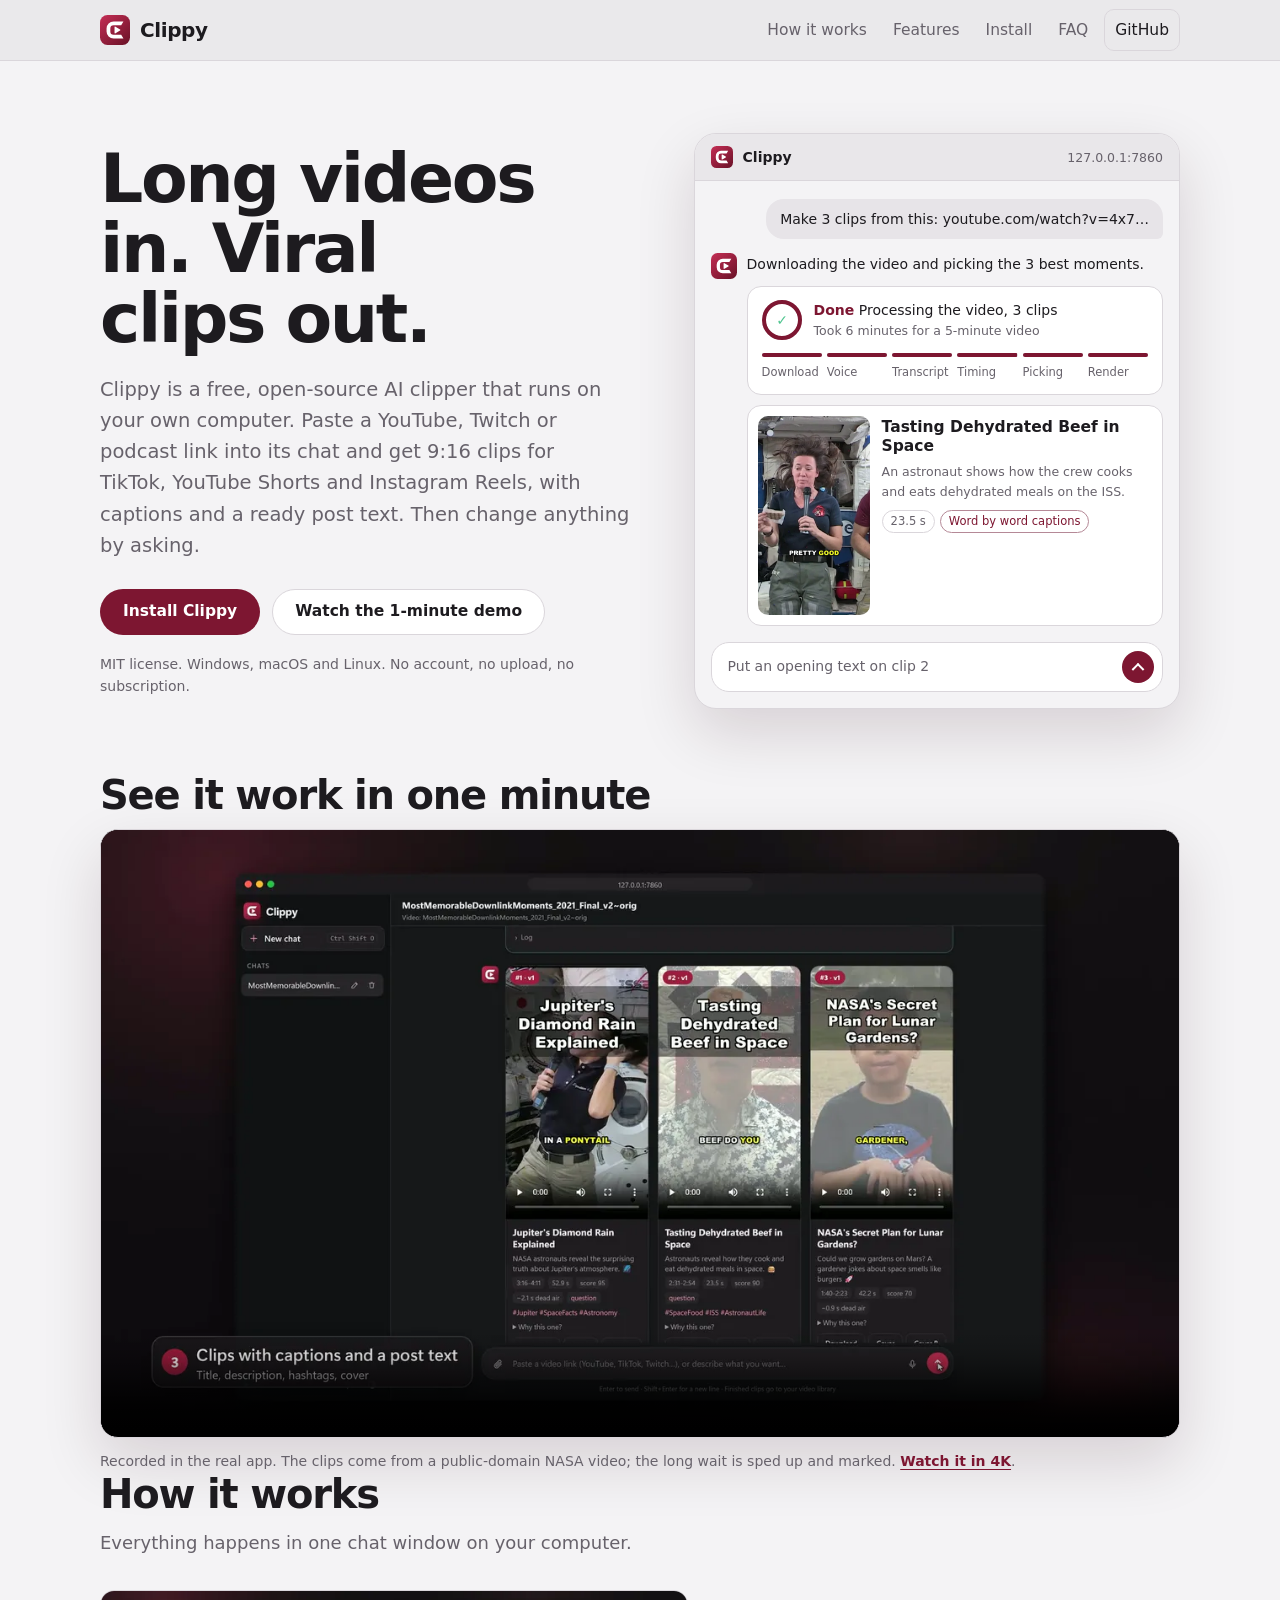
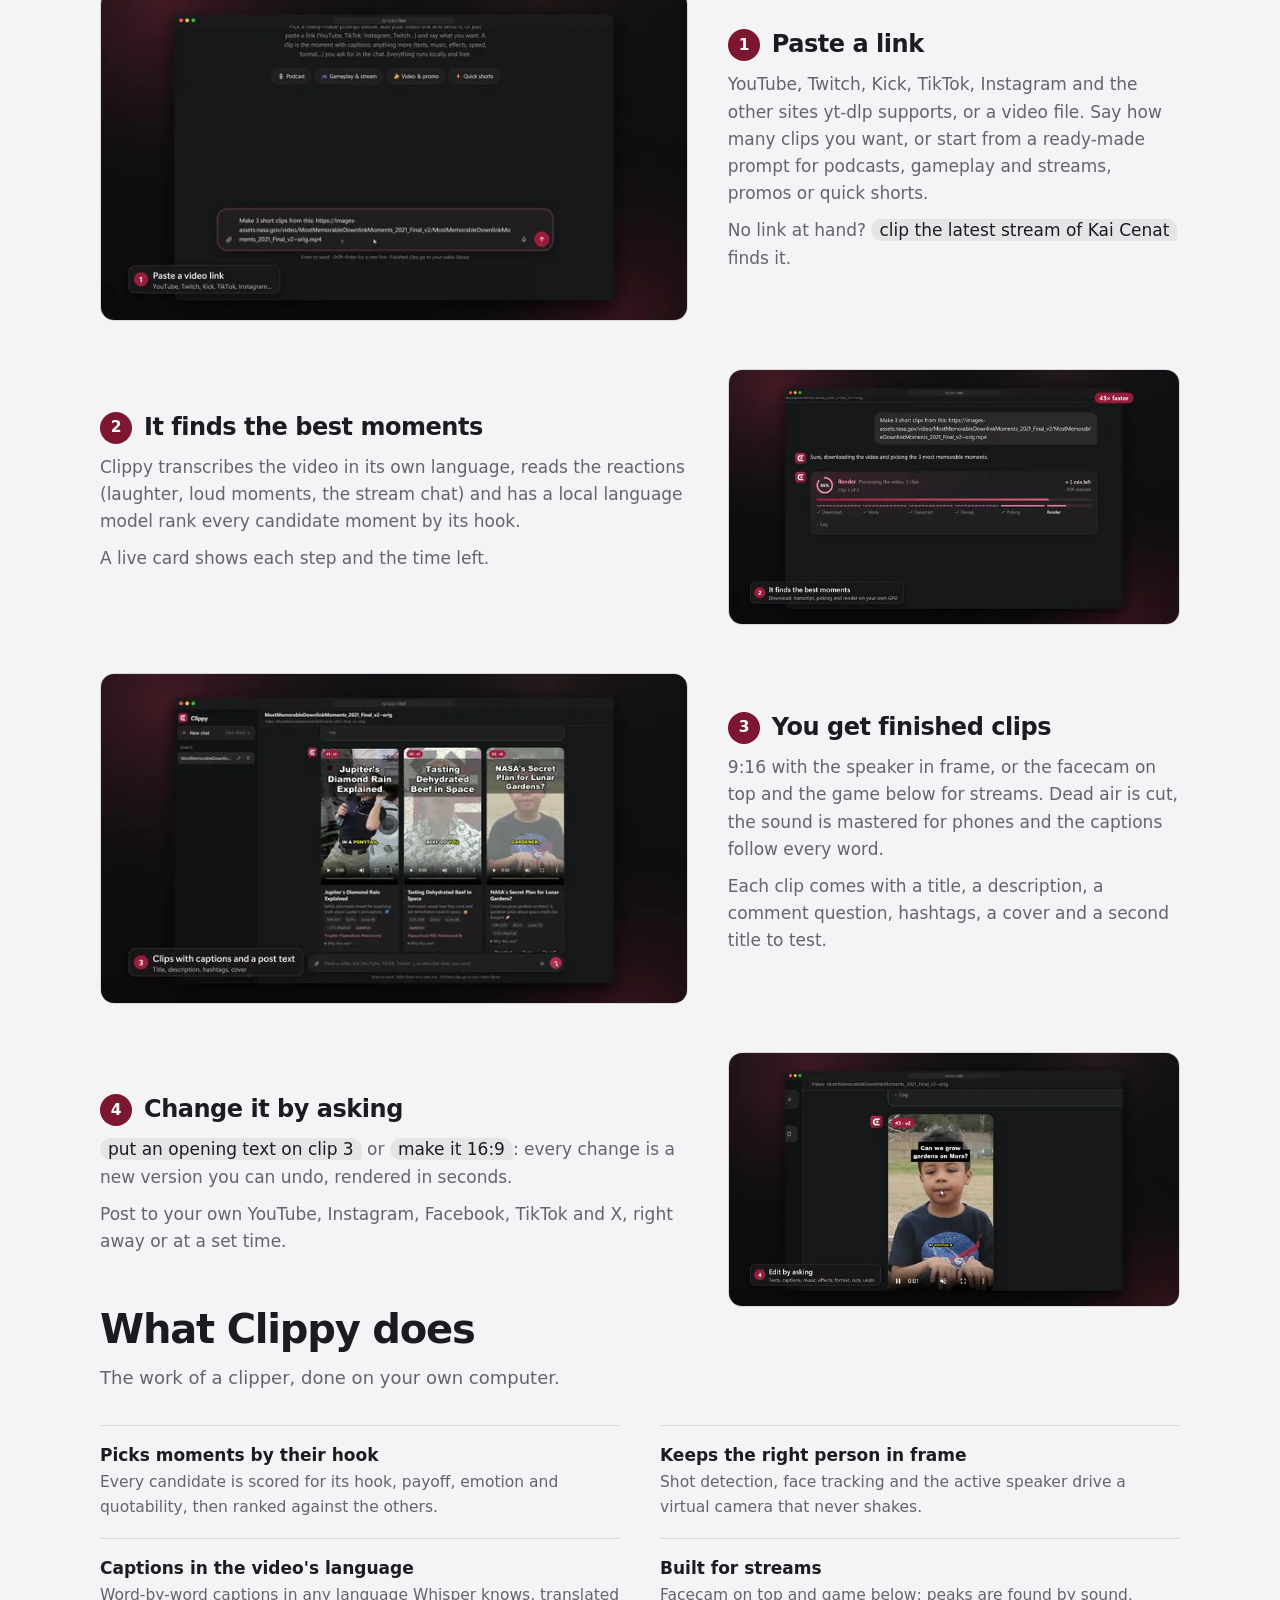
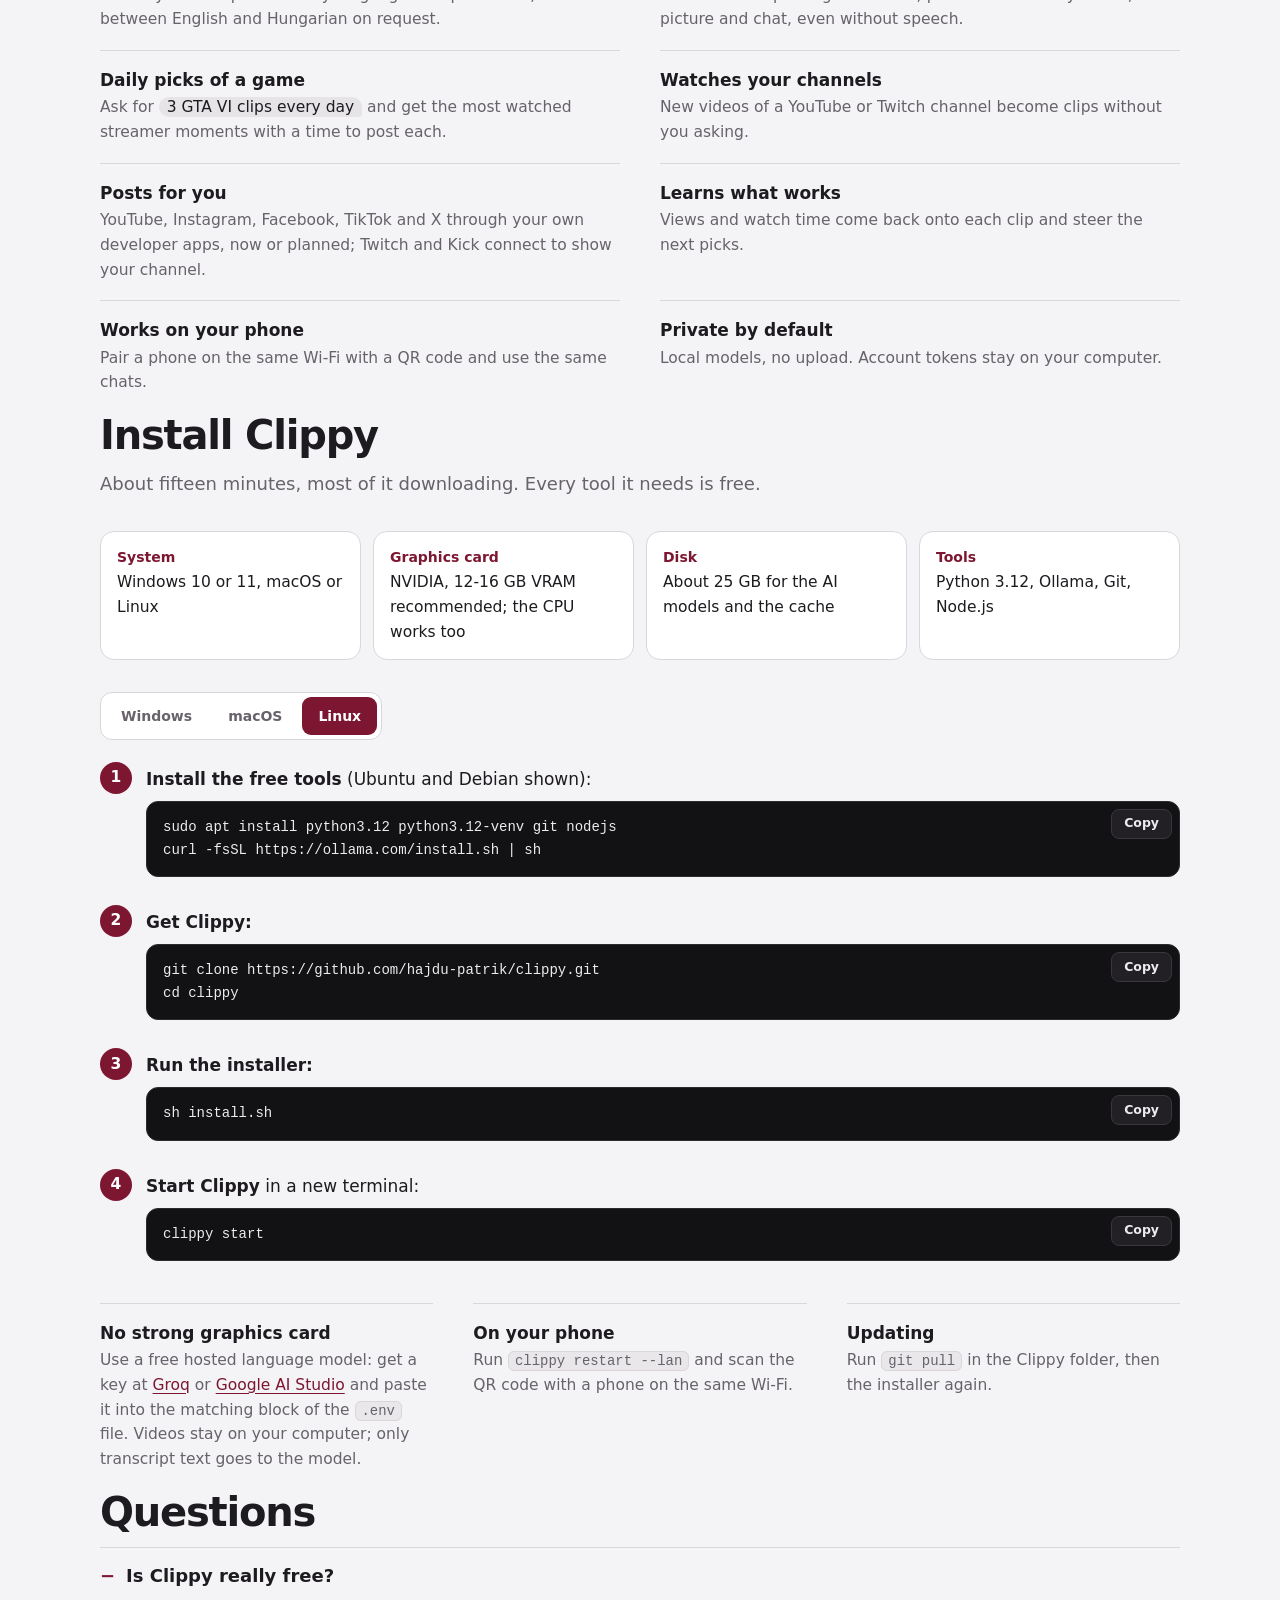
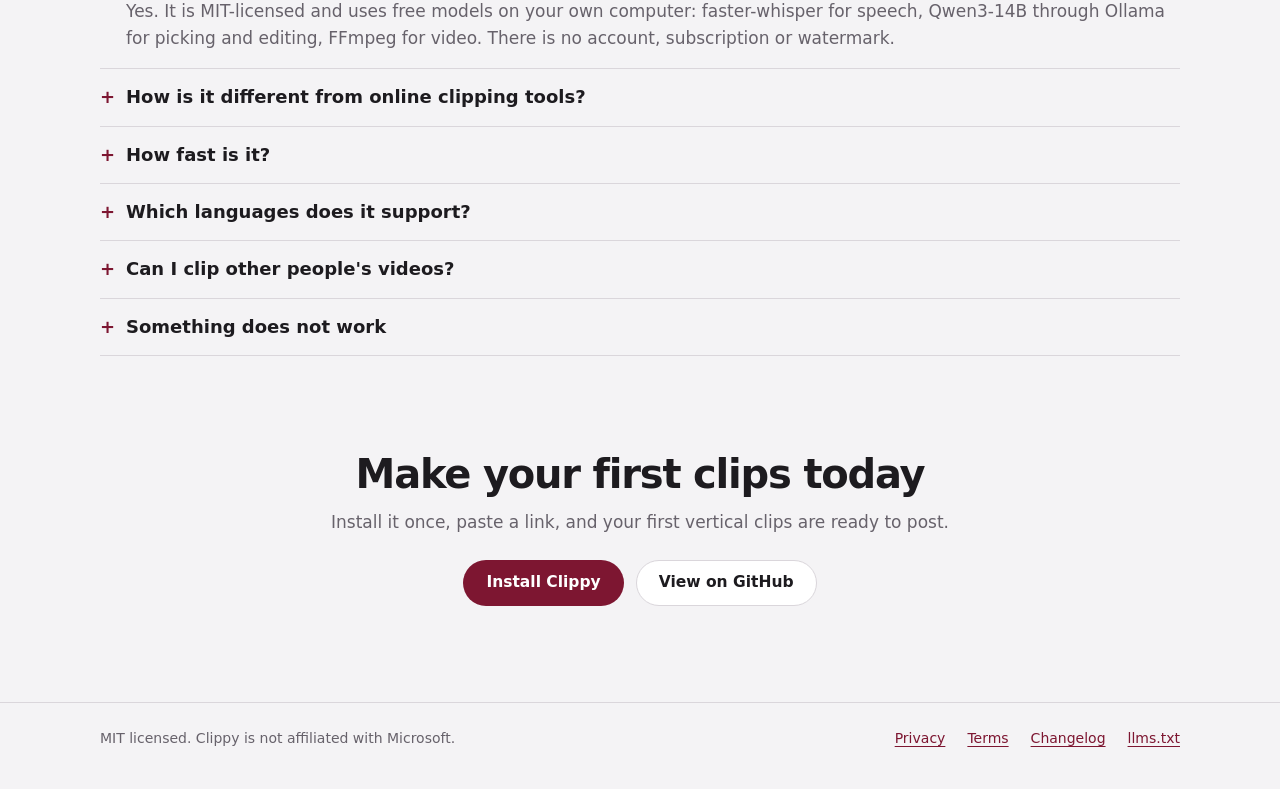
<file: docs/index.html>
<!doctype html>
<html lang="en">
<head>
  <meta charset="utf-8">
  <meta name="viewport" content="width=device-width, initial-scale=1">
  <title>Clippy: free, open-source AI clipper for TikTok, Shorts and Reels</title>
  <meta name="description" content="Clippy is a free, open-source AI clipper that runs on your own computer. Paste a YouTube, Twitch or podcast link into its chat and get vertical 9:16 clips with captions and a ready post text for TikTok, YouTube Shorts and Instagram Reels.">
  <meta name="robots" content="index, follow, max-image-preview:large, max-video-preview:-1">
  <link rel="canonical" href="https://clippyai.vercel.app/">
  <link rel="alternate" type="text/plain" title="llms.txt" href="https://clippyai.vercel.app/llms.txt">
  <meta name="theme-color" content="#18171a" media="(prefers-color-scheme: dark)">
  <meta name="theme-color" content="#f4f3f5" media="(prefers-color-scheme: light)">
  <meta name="color-scheme" content="dark light">
  <link rel="icon" href="assets/favicon.ico" sizes="16x16 32x32 48x48">
  <link rel="icon" type="image/svg+xml" href="assets/mark.svg">
  <link rel="apple-touch-icon" href="assets/apple-touch-icon.png">
  <link rel="preload" as="image" href="assets/clip-frame.webp" type="image/webp" fetchpriority="high">

  <meta property="og:type" content="website">
  <meta property="og:site_name" content="Clippy">
  <meta property="og:title" content="Clippy: free, open-source AI clipper for TikTok, Shorts and Reels">
  <meta property="og:description" content="Long videos in, vertical clips out. Captions, post texts and a chat editor, free and on your own computer.">
  <meta property="og:url" content="https://clippyai.vercel.app/">
  <meta property="og:image" content="https://clippyai.vercel.app/assets/og.png">
  <meta property="og:image:width" content="1200">
  <meta property="og:image:height" content="630">
  <meta property="og:image:alt" content="Clippy logo and a vertical clip with an animated caption">
  <meta property="og:video" content="https://clippyai.vercel.app/assets/demo.mp4">
  <meta property="og:video:type" content="video/mp4">
  <meta property="og:locale" content="en_US">
  <meta name="twitter:card" content="summary_large_image">
  <meta name="twitter:title" content="Clippy: free, open-source AI clipper">
  <meta name="twitter:description" content="Long videos in, vertical clips out. Free and on your own computer.">
  <meta name="twitter:image" content="https://clippyai.vercel.app/assets/og.png">

  <script type="application/ld+json">
  {
    "@context": "https://schema.org",
    "@graph": [
      {
        "@type": "SoftwareApplication",
        "@id": "https://clippyai.vercel.app/#app",
        "name": "Clippy",
        "description": "Clippy is a free, open-source AI clipper that runs on your own computer. It turns long videos, podcasts and streams into vertical 9:16 clips for TikTok, YouTube Shorts and Instagram Reels, with word-by-word captions, a speaker-tracking camera and a ready post text, and edits them on request in a chat.",
        "applicationCategory": "MultimediaApplication",
        "applicationSubCategory": "Video editing",
        "operatingSystem": "Windows 10, Windows 11, macOS, Linux",
        "license": "https://opensource.org/licenses/MIT",
        "isAccessibleForFree": true,
        "offers": {"@type": "Offer", "price": "0", "priceCurrency": "USD"},
        "inLanguage": "en",
        "url": "https://clippyai.vercel.app/",
        "downloadUrl": "https://github.com/hajdu-patrik/clippy",
        "installUrl": "https://clippyai.vercel.app/#install",
        "codeRepository": "https://github.com/hajdu-patrik/clippy",
        "softwareRequirements": "Python 3.12, Ollama, FFmpeg (bundled); NVIDIA GPU with 12-16 GB VRAM recommended",
        "image": "https://clippyai.vercel.app/assets/og.png",
        "screenshot": "https://clippyai.vercel.app/assets/step-clips.webp",
        "video": {"@id": "https://clippyai.vercel.app/#demo"},
        "featureList": [
          "Picks the moments with the strongest hooks with a local language model (Qwen3-14B through Ollama)",
          "Vertical 9:16 framing with face tracking and an active-speaker camera; facecam on top and game below for streams",
          "Word-by-word captions in the video's own language, any language Whisper knows",
          "Cuts dead air and filler words on word boundaries and masters the sound for phones",
          "Writes a title, description, comment question, hashtags, covers and an A/B title for every clip",
          "Edits clips from chat requests: opening text, music, logo, effects, formats, cuts, undo",
          "Posts to your own YouTube, Instagram, Facebook, TikTok and X accounts, also at a set time",
          "Watches channels and picks the most watched streamer moments of a game every day",
          "Runs locally: no upload, no account, no subscription, no watermark"
        ]
      },
      {
        "@type": "VideoObject",
        "@id": "https://clippyai.vercel.app/#demo",
        "name": "Clippy in one minute",
        "description": "A video link goes into the Clippy chat, Clippy makes three captioned vertical clips, then edits one on request.",
        "contentUrl": "https://clippyai.vercel.app/assets/demo.mp4",
        "thumbnailUrl": "https://clippyai.vercel.app/assets/demo-poster.jpg",
        "uploadDate": "2026-11-16",
        "duration": "PT1M1S"
      },
      {
        "@type": "HowTo",
        "@id": "https://clippyai.vercel.app/#install",
        "name": "Install Clippy on Windows",
        "totalTime": "PT15M",
        "tool": [{"@type": "HowToTool", "name": "Python 3.12"}, {"@type": "HowToTool", "name": "Ollama"},
                 {"@type": "HowToTool", "name": "Git"}, {"@type": "HowToTool", "name": "Node.js"}],
        "step": [
          {"@type": "HowToStep", "name": "Install the free tools", "text": "Run winget install Python.Python.3.12, Ollama.Ollama, Git.Git and OpenJS.NodeJS.LTS, then open a new terminal."},
          {"@type": "HowToStep", "name": "Get Clippy", "text": "git clone https://github.com/hajdu-patrik/clippy.git and cd clippy."},
          {"@type": "HowToStep", "name": "Run the installer", "text": "powershell -ExecutionPolicy Bypass -File install.ps1"},
          {"@type": "HowToStep", "name": "Start Clippy", "text": "In a new terminal run clippy start; the app opens at http://127.0.0.1:7860."}
        ]
      },
      {
        "@type": "FAQPage",
        "@id": "https://clippyai.vercel.app/#faq",
        "mainEntity": [
          {"@type": "Question", "name": "What is Clippy?",
           "acceptedAnswer": {"@type": "Answer", "text": "Clippy is a free, open-source AI clipper that runs on your own computer. You paste a video link into its chat and it returns vertical 9:16 clips for TikTok, YouTube Shorts and Instagram Reels with captions and a ready post text."}},
          {"@type": "Question", "name": "Is Clippy free?",
           "acceptedAnswer": {"@type": "Answer", "text": "Yes. Clippy is MIT-licensed and uses free models on your own computer: faster-whisper for speech, Qwen3-14B through Ollama for picking and editing, and FFmpeg for video. There is no subscription, account or watermark."}},
          {"@type": "Question", "name": "How is Clippy different from online clipping tools?",
           "acceptedAnswer": {"@type": "Answer", "text": "Clippy runs on your own computer, so videos are never uploaded and there are no credits or monthly limits. It is open source, and every change to a clip is asked for in a chat and can be undone."}},
          {"@type": "Question", "name": "What computer do I need for Clippy?",
           "acceptedAnswer": {"@type": "Answer", "text": "Windows 10 or 11, macOS or Linux with about 25 GB of free disk space. An NVIDIA graphics card with 12-16 GB of VRAM is recommended; without one Clippy runs on the CPU more slowly or uses a free hosted language model such as Groq or Gemini."}},
          {"@type": "Question", "name": "Which languages does Clippy support?",
           "acceptedAnswer": {"@type": "Answer", "text": "Every video is transcribed and captioned in its own language, in any language Whisper knows. The app is in English, and captions can be translated between English and Hungarian."}},
          {"@type": "Question", "name": "Can Clippy post the clips for me?",
           "acceptedAnswer": {"@type": "Answer", "text": "Yes. After a one-time setup with your own developer apps, Clippy posts a clip with its text to your YouTube, Instagram, Facebook, X and TikTok accounts, right away or at a set time."}}
        ]
      }
    ]
  }
  </script>
  <link rel="stylesheet" href="assets/site.css?v=230ed9d232">
</head>
<body>
<a class="skip" href="#main">Skip to content</a>
<header class="bar">
  <div class="wrap">
    <a class="brand" href="#main"><img src="assets/mark.svg" alt="" width="30" height="30">Clippy</a>
    <nav aria-label="Main">
      <a class="wide" href="#how">How it works</a>
      <a class="wide" href="#features">Features</a>
      <a href="#install">Install</a>
      <a class="wide" href="#faq">FAQ</a>
      <a class="gh" href="https://github.com/hajdu-patrik/clippy">GitHub</a>
    </nav>
  </div>
</header>

<main id="main">
  <div class="wrap hero">
    <div>
      <h1>Long videos in. Viral clips out.</h1>
      <p class="lead">Clippy is a free, open-source AI clipper that runs on your own computer. Paste a YouTube, Twitch
        or podcast link into its chat and get 9:16 clips for TikTok, YouTube Shorts and Instagram Reels, with captions
        and a ready post text. Then change anything by asking.</p>
      <div class="ctas">
        <a class="btn primary" href="#install">Install Clippy</a>
        <a class="btn ghost" href="#demo">Watch the 1-minute demo</a>
      </div>
      <p class="fine">MIT license. Windows, macOS and Linux. No account, no upload, no subscription.</p>
    </div>

    <div class="window" role="img" aria-label="The Clippy chat: a video link goes in, a progress card runs through each step, and a finished vertical clip with captions comes out">
      <div class="window-top" aria-hidden="true"><img src="assets/mark.svg" alt="" width="22" height="22">Clippy<span>127.0.0.1:7860</span></div>
      <div class="thread" aria-hidden="true">
        <div class="bubble">Make 3 clips from this: youtube.com/watch?v=4x7…</div>
        <div class="said"><img src="assets/mark.svg" alt="" width="26" height="26">
          <div>
            <p>Downloading the video and picking the 3 best moments.</p>
            <div class="prog surface">
              <div class="prog-head">
                <div class="ring"><svg viewBox="0 0 40 40"><circle class="track" cx="20" cy="20" r="18"/><circle class="fill" cx="20" cy="20" r="18"/></svg><span class="tick">✓</span></div>
                <div class="prog-title"><b>Done</b> Processing the video, 3 clips<small>Took 6 minutes for a 5-minute video</small></div>
              </div>
              <div class="segs"><i></i><i></i><i></i><i></i><i></i><i></i></div>
              <div class="segnames"><span>Download</span><span>Voice</span><span>Transcript</span><span>Timing</span><span>Picking</span><span>Render</span></div>
            </div>
            <div class="clip surface">
              <img src="assets/clip-frame.webp" alt="" width="360" height="640" fetchpriority="high" decoding="async">
              <div>
                <h3>Tasting Dehydrated Beef in Space</h3>
                <p>An astronaut shows how the crew cooks and eats dehydrated meals on the ISS.</p>
                <div class="facts"><span>23.5 s</span><span class="hot">Word by word captions</span></div>
              </div>
            </div>
          </div>
        </div>
      </div>
      <div class="composer surface" aria-hidden="true"><span>Put an opening text on clip 2</span><i></i></div>
    </div>
  </div>

  <section id="demo" class="wrap demo">
    <h2>See it work in one minute</h2>
    <video poster="assets/demo-poster.webp" controls playsinline preload="none" width="1920" height="1080"
      aria-label="One-minute demo: a video link goes into the chat, Clippy makes three captioned vertical clips, then edits one on request">
      <source src="assets/demo-1080.mp4" type="video/mp4">
    </video>
    <p>Recorded in the real app. The clips come from a public-domain NASA video; the long wait is sped up and marked. <a class="hq" href="assets/demo.mp4">Watch it in 4K</a>.</p>
  </section>

  <section id="how" class="wrap">
    <h2>How it works</h2>
    <p class="intro">Everything happens in one chat window on your computer.</p>
    <ol class="steps">
      <li><img src="assets/step-paste.webp" srcset="assets/step-paste-640.webp 640w, assets/step-paste.webp 1280w" sizes="(max-width: 960px) 100vw, 620px" alt="The Clippy chat with a video link typed into the message box" width="1280" height="720" loading="lazy" decoding="async">
        <div><h3 class="num">Paste a link</h3>
          <p>YouTube, Twitch, Kick, TikTok, Instagram and the other sites yt-dlp supports, or a video file. Say how many
            clips you want, or start from a ready-made prompt for podcasts, gameplay and streams, promos or quick shorts.</p>
          <p>No link at hand? <span class="ask">clip the latest stream of Kai Cenat</span> finds it.</p></div></li>
      <li><img src="assets/step-progress.webp" srcset="assets/step-progress-640.webp 640w, assets/step-progress.webp 1280w" sizes="(max-width: 960px) 100vw, 620px" alt="The live progress card stepping through download, voice, transcript, timing, picking and render" width="1280" height="720" loading="lazy" decoding="async">
        <div><h3 class="num">It finds the best moments</h3>
          <p>Clippy transcribes the video in its own language, reads the reactions (laughter, loud moments, the stream
            chat) and has a local language model rank every candidate moment by its hook.</p>
          <p>A live card shows each step and the time left.</p></div></li>
      <li><img src="assets/step-clips.webp" srcset="assets/step-clips-640.webp 640w, assets/step-clips.webp 1280w" sizes="(max-width: 960px) 100vw, 620px" alt="Finished vertical clips with captions shown as cards in the chat" width="1280" height="720" loading="lazy" decoding="async">
        <div><h3 class="num">You get finished clips</h3>
          <p>9:16 with the speaker in frame, or the facecam on top and the game below for streams. Dead air is cut, the
            sound is mastered for phones and the captions follow every word.</p>
          <p>Each clip comes with a title, a description, a comment question, hashtags, a cover and a second title to test.</p></div></li>
      <li><img src="assets/step-edit.webp" srcset="assets/step-edit-640.webp 640w, assets/step-edit.webp 1280w" sizes="(max-width: 960px) 100vw, 620px" alt="A new version of a clip with an opening text, made from a chat request" width="1280" height="720" loading="lazy" decoding="async">
        <div><h3 class="num">Change it by asking</h3>
          <p><span class="ask">put an opening text on clip 3</span> or <span class="ask">make it 16:9</span>: every
            change is a new version you can undo, rendered in seconds.</p>
          <p>Post to your own YouTube, Instagram, Facebook, TikTok and X, right away or at a set time.</p></div></li>
    </ol>
  </section>

  <section id="features" class="wrap">
    <h2>What Clippy does</h2>
    <p class="intro">The work of a clipper, done on your own computer.</p>
    <dl class="rows">
      <div><dt>Picks moments by their hook</dt><dd>Every candidate is scored for its hook, payoff, emotion and quotability, then ranked against the others.</dd></div>
      <div><dt>Keeps the right person in frame</dt><dd>Shot detection, face tracking and the active speaker drive a virtual camera that never shakes.</dd></div>
      <div><dt>Captions in the video's language</dt><dd>Word-by-word captions in any language Whisper knows, translated between English and Hungarian on request.</dd></div>
      <div><dt>Built for streams</dt><dd>Facecam on top and game below; peaks are found by sound, picture and chat, even without speech.</dd></div>
      <div><dt>Daily picks of a game</dt><dd>Ask for <span class="ask">3 GTA VI clips every day</span> and get the most watched streamer moments with a time to post each.</dd></div>
      <div><dt>Watches your channels</dt><dd>New videos of a YouTube or Twitch channel become clips without you asking.</dd></div>
      <div><dt>Posts for you</dt><dd>YouTube, Instagram, Facebook, TikTok and X through your own developer apps, now or planned; Twitch and Kick connect to show your channel.</dd></div>
      <div><dt>Learns what works</dt><dd>Views and watch time come back onto each clip and steer the next picks.</dd></div>
      <div><dt>Works on your phone</dt><dd>Pair a phone on the same Wi-Fi with a QR code and use the same chats.</dd></div>
      <div><dt>Private by default</dt><dd>Local models, no upload. Account tokens stay on your computer.</dd></div>
    </dl>
  </section>

  <section id="install" class="wrap">
    <h2>Install Clippy</h2>
    <p class="intro">About fifteen minutes, most of it downloading. Every tool it needs is free.</p>
    <dl class="needs">
      <div class="surface"><dt>System</dt><dd>Windows 10 or 11, macOS or Linux</dd></div>
      <div class="surface"><dt>Graphics card</dt><dd>NVIDIA, 12-16 GB VRAM recommended; the CPU works too</dd></div>
      <div class="surface"><dt>Disk</dt><dd>About 25 GB for the AI models and the cache</dd></div>
      <div class="surface"><dt>Tools</dt><dd>Python 3.12, Ollama, Git, Node.js</dd></div>
    </dl>

    <div class="tabs surface" role="tablist" aria-label="Operating system">
      <button type="button" role="tab" id="tab-win" aria-controls="os-win" aria-selected="true">Windows</button>
      <button type="button" role="tab" id="tab-mac" aria-controls="os-mac" aria-selected="false" tabindex="-1">macOS</button>
      <button type="button" role="tab" id="tab-linux" aria-controls="os-linux" aria-selected="false" tabindex="-1">Linux</button>
    </div>

    <div class="os" id="os-win" role="tabpanel" aria-labelledby="tab-win" tabindex="0">
      <ol>
        <li class="num"><div><p><b>Install the free tools</b> in PowerShell or Terminal:</p>
          <div class="cmd"><pre><code>winget install Python.Python.3.12
winget install Ollama.Ollama
winget install Git.Git
winget install OpenJS.NodeJS.LTS</code></pre></div>
          <small>Then close the terminal and open a new one.</small></div></li>
        <li class="num"><div><p><b>Get Clippy</b>, or <a href="https://github.com/hajdu-patrik/clippy/archive/refs/heads/main.zip">download the ZIP</a> and unpack it:</p>
          <div class="cmd"><pre><code>git clone https://github.com/hajdu-patrik/clippy.git
cd clippy</code></pre></div></div></li>
        <li class="num"><div><p><b>Run the installer.</b> It sets up Python, the GPU packages when an NVIDIA card is present, the AI model and the <code>clippy</code> command:</p>
          <div class="cmd"><pre><code>powershell -ExecutionPolicy Bypass -File install.ps1</code></pre></div>
          <small>The first run downloads the language model (about 12 GB). You can run it again any time.</small></div></li>
        <li class="num"><div><p><b>Start Clippy</b> in a new terminal. The app opens in your browser at http://127.0.0.1:7860.</p>
          <div class="cmd"><pre><code>clippy start</code></pre></div></div></li>
      </ol>
    </div>

    <div class="os" id="os-mac" role="tabpanel" aria-labelledby="tab-mac" tabindex="0" hidden>
      <ol>
        <li class="num"><div><p><b>Install the free tools</b> with <a href="https://brew.sh/">Homebrew</a>, then open the Ollama app once:</p>
          <div class="cmd"><pre><code>brew install python@3.12 git node
brew install --cask ollama</code></pre></div></div></li>
        <li class="num"><div><p><b>Get Clippy:</b></p>
          <div class="cmd"><pre><code>git clone https://github.com/hajdu-patrik/clippy.git
cd clippy</code></pre></div></div></li>
        <li class="num"><div><p><b>Run the installer:</b></p>
          <div class="cmd"><pre><code>sh install.sh</code></pre></div>
          <small>Macs encode video on the CPU, and a hosted language model is the faster choice there (see below).</small></div></li>
        <li class="num"><div><p><b>Start Clippy</b> in a new terminal:</p>
          <div class="cmd"><pre><code>clippy start</code></pre></div></div></li>
      </ol>
    </div>

    <div class="os" id="os-linux" role="tabpanel" aria-labelledby="tab-linux" tabindex="0" hidden>
      <ol>
        <li class="num"><div><p><b>Install the free tools</b> (Ubuntu and Debian shown):</p>
          <div class="cmd"><pre><code>sudo apt install python3.12 python3.12-venv git nodejs
curl -fsSL https://ollama.com/install.sh | sh</code></pre></div></div></li>
        <li class="num"><div><p><b>Get Clippy:</b></p>
          <div class="cmd"><pre><code>git clone https://github.com/hajdu-patrik/clippy.git
cd clippy</code></pre></div></div></li>
        <li class="num"><div><p><b>Run the installer:</b></p>
          <div class="cmd"><pre><code>sh install.sh</code></pre></div></div></li>
        <li class="num"><div><p><b>Start Clippy</b> in a new terminal:</p>
          <div class="cmd"><pre><code>clippy start</code></pre></div></div></li>
      </ol>
    </div>

    <dl class="rows rows-3">
      <div><dt>No strong graphics card</dt><dd>Use a free hosted language model: get a key at <a href="https://console.groq.com/keys">Groq</a> or <a href="https://aistudio.google.com/apikey">Google AI Studio</a> and paste it into the matching block of the <code>.env</code> file. Videos stay on your computer; only transcript text goes to the model.</dd></div>
      <div><dt>On your phone</dt><dd>Run <code>clippy restart --lan</code> and scan the QR code with a phone on the same Wi-Fi.</dd></div>
      <div><dt>Updating</dt><dd>Run <code>git pull</code> in the Clippy folder, then the installer again.</dd></div>
    </dl>
  </section>

  <section id="faq" class="wrap">
    <h2>Questions</h2>
    <details open><summary>Is Clippy really free?</summary><p>Yes. It is MIT-licensed and uses free models on your own computer: faster-whisper for speech, Qwen3-14B through Ollama for picking and editing, FFmpeg for video. There is no account, subscription or watermark.</p></details>
    <details><summary>How is it different from online clipping tools?</summary><p>Clippy runs on your computer, so videos are never uploaded and there are no credits or monthly limits. It is open source, and every change to a clip is asked for in plain words and can be undone.</p></details>
    <details><summary>How fast is it?</summary><p>On an NVIDIA card with 16 GB of memory a 7-minute video becomes three finished clips in about seven minutes. Changing an existing clip takes seconds.</p></details>
    <details><summary>Which languages does it support?</summary><p>Every video is transcribed and captioned in its own language, in any language Whisper knows, and its post text follows that language. The app itself is in English.</p></details>
    <details><summary>Can I clip other people's videos?</summary><p>Post and monetise only your own footage, footage you have permission for, or clips from an official clipping campaign. A platform's terms of service may restrict downloading.</p></details>
    <details><summary>Something does not work</summary><p>Run <code>clippy status</code> and <code>clippy logs</code>, then open an issue on <a href="https://github.com/hajdu-patrik/clippy/issues">GitHub</a> with what you see.</p></details>
  </section>

  <div class="end">
    <h2>Make your first clips today</h2>
    <p>Install it once, paste a link, and your first vertical clips are ready to post.</p>
    <div class="ctas"><a class="btn primary" href="#install">Install Clippy</a>
      <a class="btn ghost" href="https://github.com/hajdu-patrik/clippy">View on GitHub</a></div>
  </div>
</main>

<footer>
  <div class="wrap">
    <span>MIT licensed. Clippy is not affiliated with Microsoft.</span>
    <a href="privacy.html">Privacy</a><a href="terms.html">Terms</a>
    <a href="https://github.com/hajdu-patrik/clippy/blob/main/CHANGELOG.md">Changelog</a><a href="llms.txt">llms.txt</a>
  </div>
</footer>
<script src="assets/site.js?v=6db800daef" defer></script>
</body>
</html>
</file>
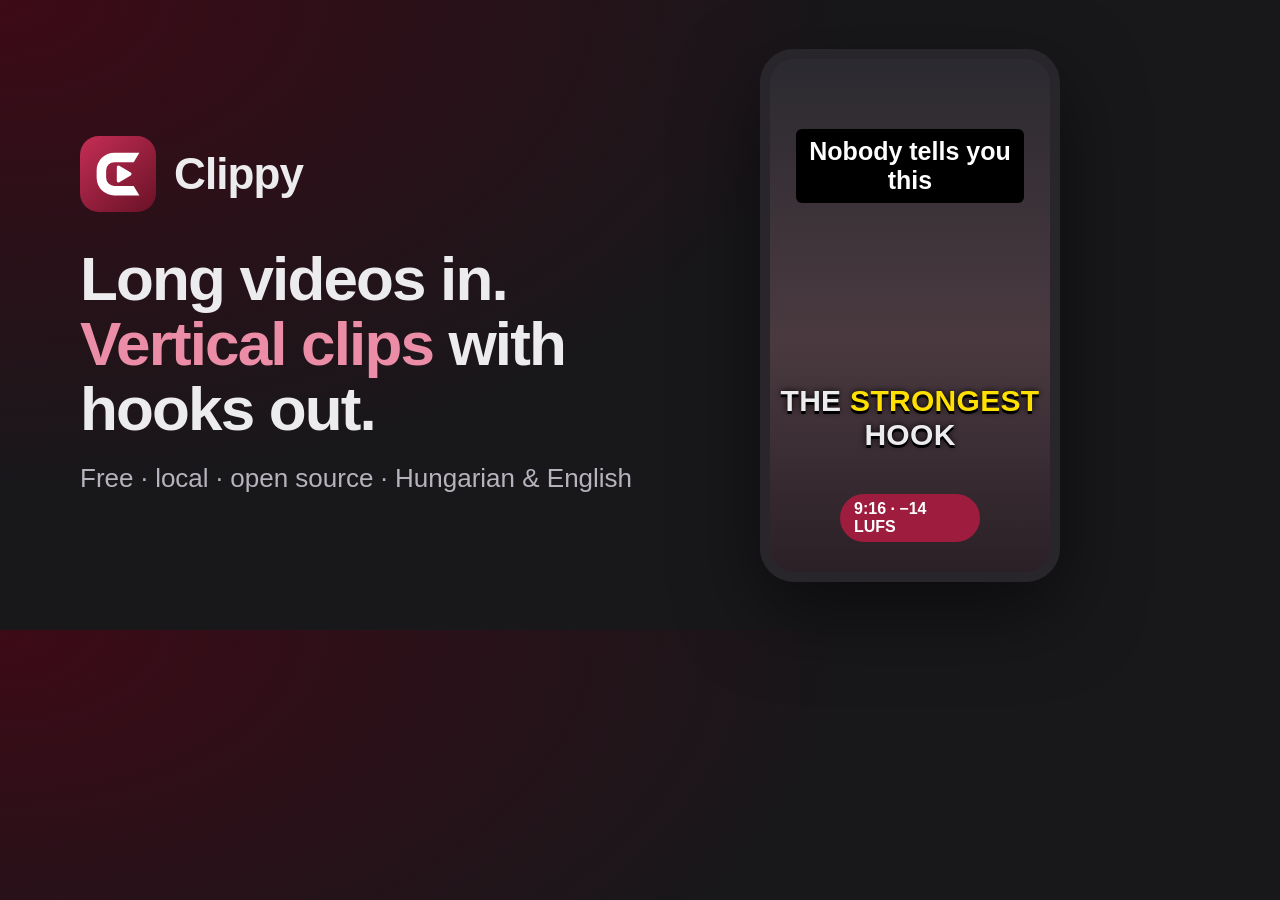
<file: dev/og.html>
<!doctype html>
<html lang="en">
<head>
<meta charset="utf-8">
<title>Clippy social preview</title>
<style>
  * { box-sizing: border-box; }
  body { margin: 0; width: 1200px; height: 630px; overflow: hidden; font-family: "Segoe UI Variable Display", "Segoe UI", sans-serif;
    background: radial-gradient(120% 140% at 0% 0%, #3d0a17 0%, #18171a 55%); color: #ecebee; display: flex; align-items: center; }
  .left { padding: 0 0 0 80px; width: 720px; }
  .brand { display: flex; align-items: center; gap: 18px; font-size: 44px; font-weight: 700; letter-spacing: -0.02em; }
  .brand svg { width: 76px; height: 76px; }
  h1 { font-size: 62px; line-height: 1.05; letter-spacing: -0.03em; margin: 34px 0 22px; }
  h1 em { font-style: normal; color: #eb8da6; }
  p { font-size: 26px; color: #b7b2bc; margin: 0; }
  .phone { margin-left: 40px; width: 300px; height: 533px; border-radius: 34px; border: 10px solid #29262b;
    background: linear-gradient(180deg, #2b2a30 0%, #4a3a40 55%, #2a2026 100%); position: relative; box-shadow: 0 30px 80px rgba(0,0,0,.5); }
  .hook { position: absolute; top: 70px; left: 26px; right: 26px; text-align: center; font-weight: 800; font-size: 25px;
    background: #000; color: #fff; padding: 8px 10px; border-radius: 6px; }
  .cap { position: absolute; bottom: 120px; left: 0; right: 0; text-align: center; font-weight: 900; font-size: 30px;
    letter-spacing: 0.01em; text-shadow: 0 3px 0 #000, 0 0 6px #000; }
  .cap b { color: #ffe000; }
  .badge { position: absolute; bottom: 30px; left: 50%; transform: translateX(-50%); background: #9e1d3e; color: #fff;
    font-size: 16px; font-weight: 700; padding: 6px 14px; border-radius: 999px; }
</style>
</head>
<body>
  <div class="left">
    <div class="brand">
      <svg viewBox="0 0 64 64" aria-hidden="true"><defs><linearGradient id="t" x1="6" y1="2" x2="58" y2="62" gradientUnits="userSpaceOnUse"><stop offset="0" stop-color="#bf2c52"/><stop offset="1" stop-color="#6e1329"/></linearGradient></defs><rect width="64" height="64" rx="16" fill="url(#t)"/><path fill="#fff" d="M50 14H29A15 15 0 0 0 14 29v6a15 15 0 0 0 15 15h21l-4.8-8H29a7 7 0 0 1-7-7v-6a7 7 0 0 1 7-7h16.2z"/><path fill="#fff" d="M31 26.2v11.6a1.4 1.4 0 0 0 2.1 1.2l9.6-5.8a1.4 1.4 0 0 0 0-2.4l-9.6-5.8a1.4 1.4 0 0 0-2.1 1.2z"/></svg>
      Clippy
    </div>
    <h1>Long videos in.<br><em>Vertical clips</em> with hooks out.</h1>
    <p>Free · local · open source · Hungarian &amp; English</p>
  </div>
  <div class="phone">
    <div class="hook">Nobody tells you this</div>
    <div class="cap">THE <b>STRONGEST</b> HOOK</div>
    <div class="badge">9:16 · −14 LUFS</div>
  </div>
</body>
</html>
</file>
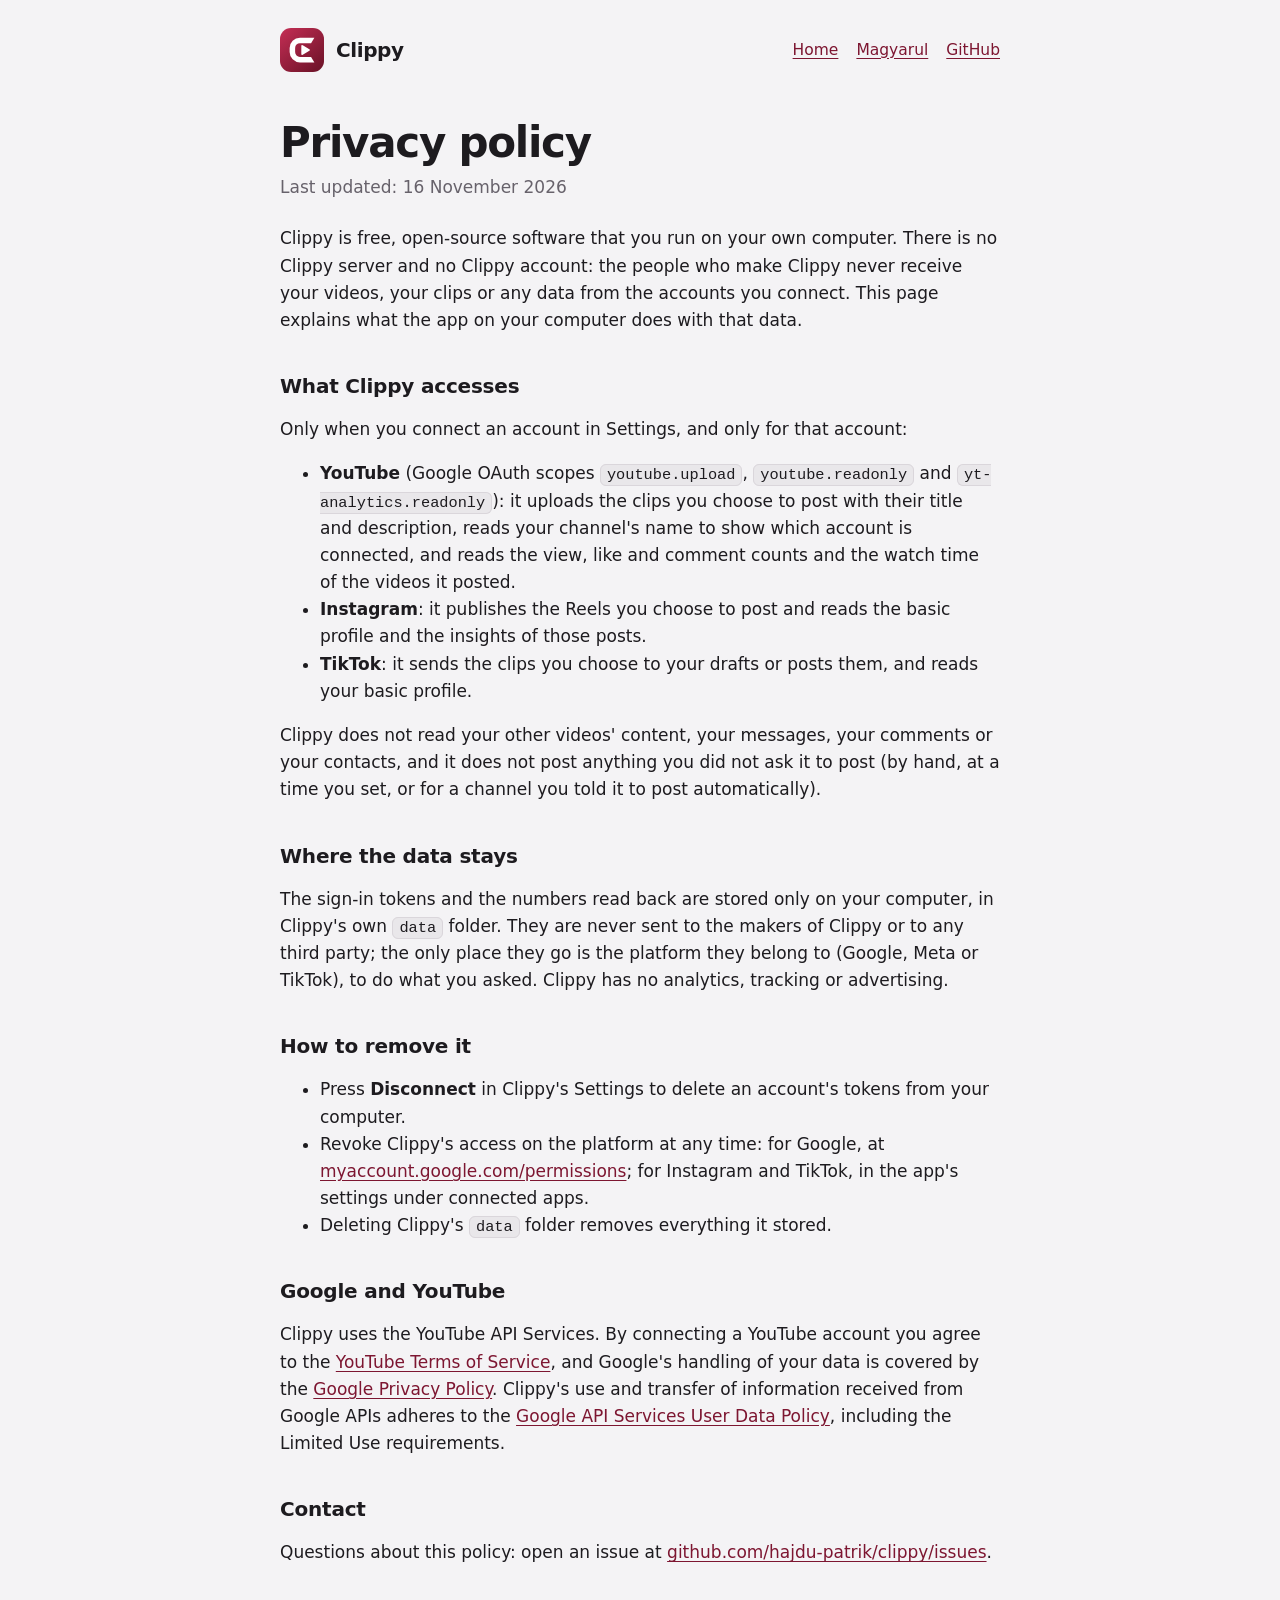
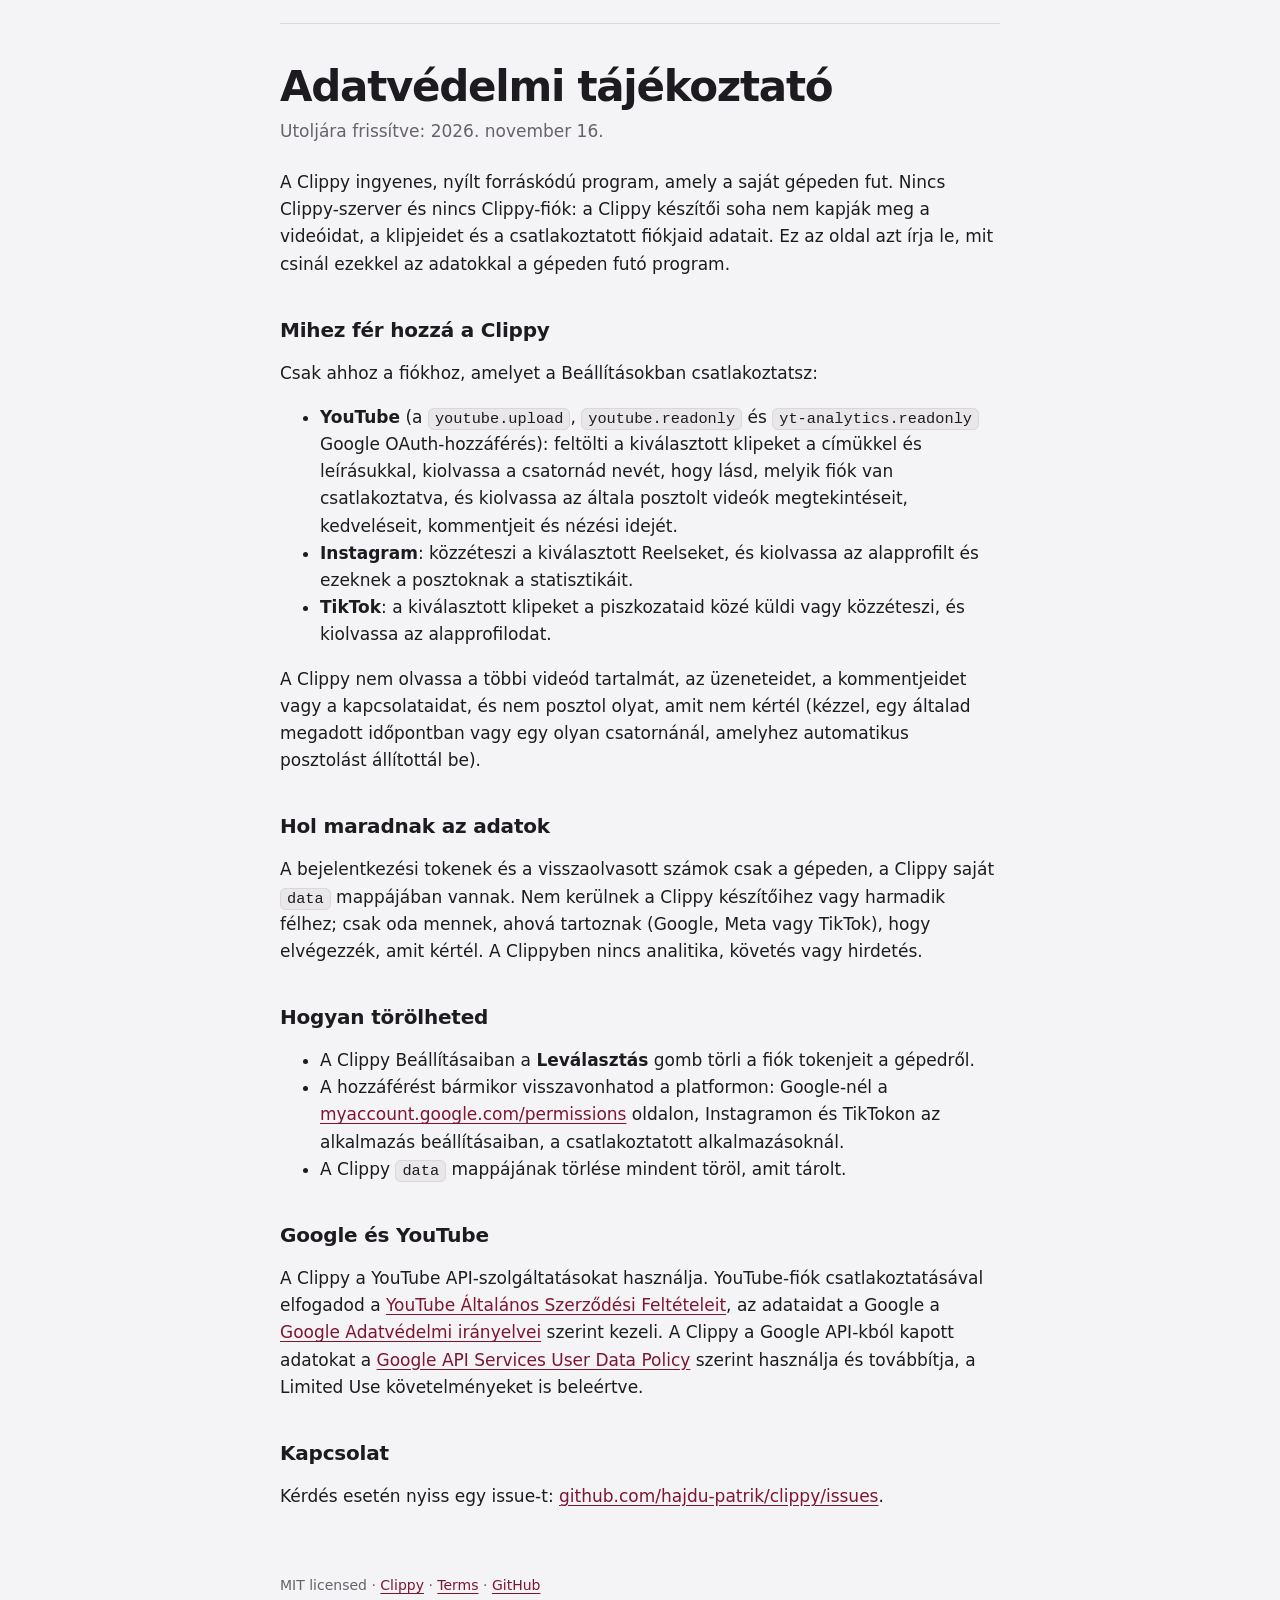
<file: docs/privacy.html>
<!doctype html>
<html lang="en">
<head>
  <meta charset="utf-8">
  <meta name="viewport" content="width=device-width, initial-scale=1">
  <title>Clippy privacy policy</title>
  <meta name="description" content="How Clippy, a free, open-source AI clipper that runs on your own computer, handles your data and the YouTube, Instagram and TikTok accounts you connect to it.">
  <link rel="canonical" href="https://clippyai.vercel.app/privacy.html">
  <meta name="theme-color" content="#18171a">
  <link rel="icon" href="assets/favicon.ico" sizes="16x16 32x32 48x48">
  <link rel="icon" type="image/svg+xml" href="assets/mark.svg">
  <link rel="stylesheet" href="assets/site.css?v=230ed9d232">
</head>
<body class="doc">
<main>
  <header>
    <img src="assets/mark.svg" alt="" width="44" height="44">
    <strong>Clippy</strong>
    <nav aria-label="Main"><a href="./">Home</a><a href="#magyarul">Magyarul</a>
      <a href="https://github.com/hajdu-patrik/clippy">GitHub</a></nav>
  </header>

  <section>
    <h1>Privacy policy</h1>
    <p class="date">Last updated: 16 November 2026</p>

    <p>Clippy is free, open-source software that you run on your own computer. There is no Clippy server and no Clippy
      account: the people who make Clippy never receive your videos, your clips or any data from the accounts you
      connect. This page explains what the app on your computer does with that data.</p>

    <h2>What Clippy accesses</h2>
    <p>Only when you connect an account in Settings, and only for that account:</p>
    <ul>
      <li><b>YouTube</b> (Google OAuth scopes <code>youtube.upload</code>, <code>youtube.readonly</code> and
        <code>yt-analytics.readonly</code>): it uploads the clips you choose to post with their title and description,
        reads your channel's name to show which account is connected, and reads the view, like and comment counts and
        the watch time of the videos it posted.</li>
      <li><b>Instagram</b>: it publishes the Reels you choose to post and reads the basic profile and the insights of
        those posts.</li>
      <li><b>TikTok</b>: it sends the clips you choose to your drafts or posts them, and reads your basic profile.</li>
    </ul>
    <p>Clippy does not read your other videos' content, your messages, your comments or your contacts, and it does
      not post anything you did not ask it to post (by hand, at a time you set, or for a channel you told it to
      post automatically).</p>

    <h2>Where the data stays</h2>
    <p>The sign-in tokens and the numbers read back are stored only on your computer, in Clippy's own
      <code>data</code> folder. They are never sent to the makers of Clippy or to any third party; the only place they
      go is the platform they belong to (Google, Meta or TikTok), to do what you asked. Clippy has no analytics,
      tracking or advertising.</p>

    <h2>How to remove it</h2>
    <ul>
      <li>Press <b>Disconnect</b> in Clippy's Settings to delete an account's tokens from your computer.</li>
      <li>Revoke Clippy's access on the platform at any time: for Google, at
        <a href="https://myaccount.google.com/permissions">myaccount.google.com/permissions</a>; for Instagram and
        TikTok, in the app's settings under connected apps.</li>
      <li>Deleting Clippy's <code>data</code> folder removes everything it stored.</li>
    </ul>

    <h2>Google and YouTube</h2>
    <p>Clippy uses the YouTube API Services. By connecting a YouTube account you agree to the
      <a href="https://www.youtube.com/t/terms">YouTube Terms of Service</a>, and Google's handling of your data is
      covered by the <a href="https://policies.google.com/privacy">Google Privacy Policy</a>. Clippy's use and
      transfer of information received from Google APIs adheres to the
      <a href="https://developers.google.com/terms/api-services-user-data-policy">Google API Services User Data
      Policy</a>, including the Limited Use requirements.</p>

    <h2>Contact</h2>
    <p>Questions about this policy: open an issue at
      <a href="https://github.com/hajdu-patrik/clippy/issues">github.com/hajdu-patrik/clippy/issues</a>.</p>
  </section>

  <section id="magyarul" lang="hu">
    <h1>Adatvédelmi tájékoztató</h1>
    <p class="date">Utoljára frissítve: 2026. november 16.</p>

    <p>A Clippy ingyenes, nyílt forráskódú program, amely a saját gépeden fut. Nincs Clippy-szerver és nincs
      Clippy-fiók: a Clippy készítői soha nem kapják meg a videóidat, a klipjeidet és a csatlakoztatott fiókjaid
      adatait. Ez az oldal azt írja le, mit csinál ezekkel az adatokkal a gépeden futó program.</p>

    <h2>Mihez fér hozzá a Clippy</h2>
    <p>Csak ahhoz a fiókhoz, amelyet a Beállításokban csatlakoztatsz:</p>
    <ul>
      <li><b>YouTube</b> (a <code>youtube.upload</code>, <code>youtube.readonly</code> és
        <code>yt-analytics.readonly</code> Google OAuth-hozzáférés): feltölti a kiválasztott klipeket a címükkel és
        leírásukkal, kiolvassa a csatornád nevét, hogy lásd, melyik fiók van csatlakoztatva, és kiolvassa az általa
        posztolt videók megtekintéseit, kedveléseit, kommentjeit és nézési idejét.</li>
      <li><b>Instagram</b>: közzéteszi a kiválasztott Reelseket, és kiolvassa az alapprofilt és ezeknek a posztoknak
        a statisztikáit.</li>
      <li><b>TikTok</b>: a kiválasztott klipeket a piszkozataid közé küldi vagy közzéteszi, és kiolvassa az
        alapprofilodat.</li>
    </ul>
    <p>A Clippy nem olvassa a többi videód tartalmát, az üzeneteidet, a kommentjeidet vagy a kapcsolataidat, és nem
      posztol olyat, amit nem kértél (kézzel, egy általad megadott időpontban vagy egy olyan csatornánál, amelyhez
      automatikus posztolást állítottál be).</p>

    <h2>Hol maradnak az adatok</h2>
    <p>A bejelentkezési tokenek és a visszaolvasott számok csak a gépeden, a Clippy saját <code>data</code> mappájában
      vannak. Nem kerülnek a Clippy készítőihez vagy harmadik félhez; csak oda mennek, ahová tartoznak (Google, Meta
      vagy TikTok), hogy elvégezzék, amit kértél. A Clippyben nincs analitika, követés vagy hirdetés.</p>

    <h2>Hogyan törölheted</h2>
    <ul>
      <li>A Clippy Beállításaiban a <b>Leválasztás</b> gomb törli a fiók tokenjeit a gépedről.</li>
      <li>A hozzáférést bármikor visszavonhatod a platformon: Google-nél a
        <a href="https://myaccount.google.com/permissions">myaccount.google.com/permissions</a> oldalon, Instagramon
        és TikTokon az alkalmazás beállításaiban, a csatlakoztatott alkalmazásoknál.</li>
      <li>A Clippy <code>data</code> mappájának törlése mindent töröl, amit tárolt.</li>
    </ul>

    <h2>Google és YouTube</h2>
    <p>A Clippy a YouTube API-szolgáltatásokat használja. YouTube-fiók csatlakoztatásával elfogadod a
      <a href="https://www.youtube.com/t/terms">YouTube Általános Szerződési Feltételeit</a>, az adataidat a Google a
      <a href="https://policies.google.com/privacy">Google Adatvédelmi irányelvei</a> szerint kezeli. A Clippy a
      Google API-kból kapott adatokat a
      <a href="https://developers.google.com/terms/api-services-user-data-policy">Google API Services User Data
      Policy</a> szerint használja és továbbítja, a Limited Use követelményeket is beleértve.</p>

    <h2>Kapcsolat</h2>
    <p>Kérdés esetén nyiss egy issue-t:
      <a href="https://github.com/hajdu-patrik/clippy/issues">github.com/hajdu-patrik/clippy/issues</a>.</p>
  </section>

  <footer>MIT licensed · <a href="./">Clippy</a> · <a href="terms.html">Terms</a> ·
    <a href="https://github.com/hajdu-patrik/clippy">GitHub</a></footer>
</main>
</body>
</html>
</file>
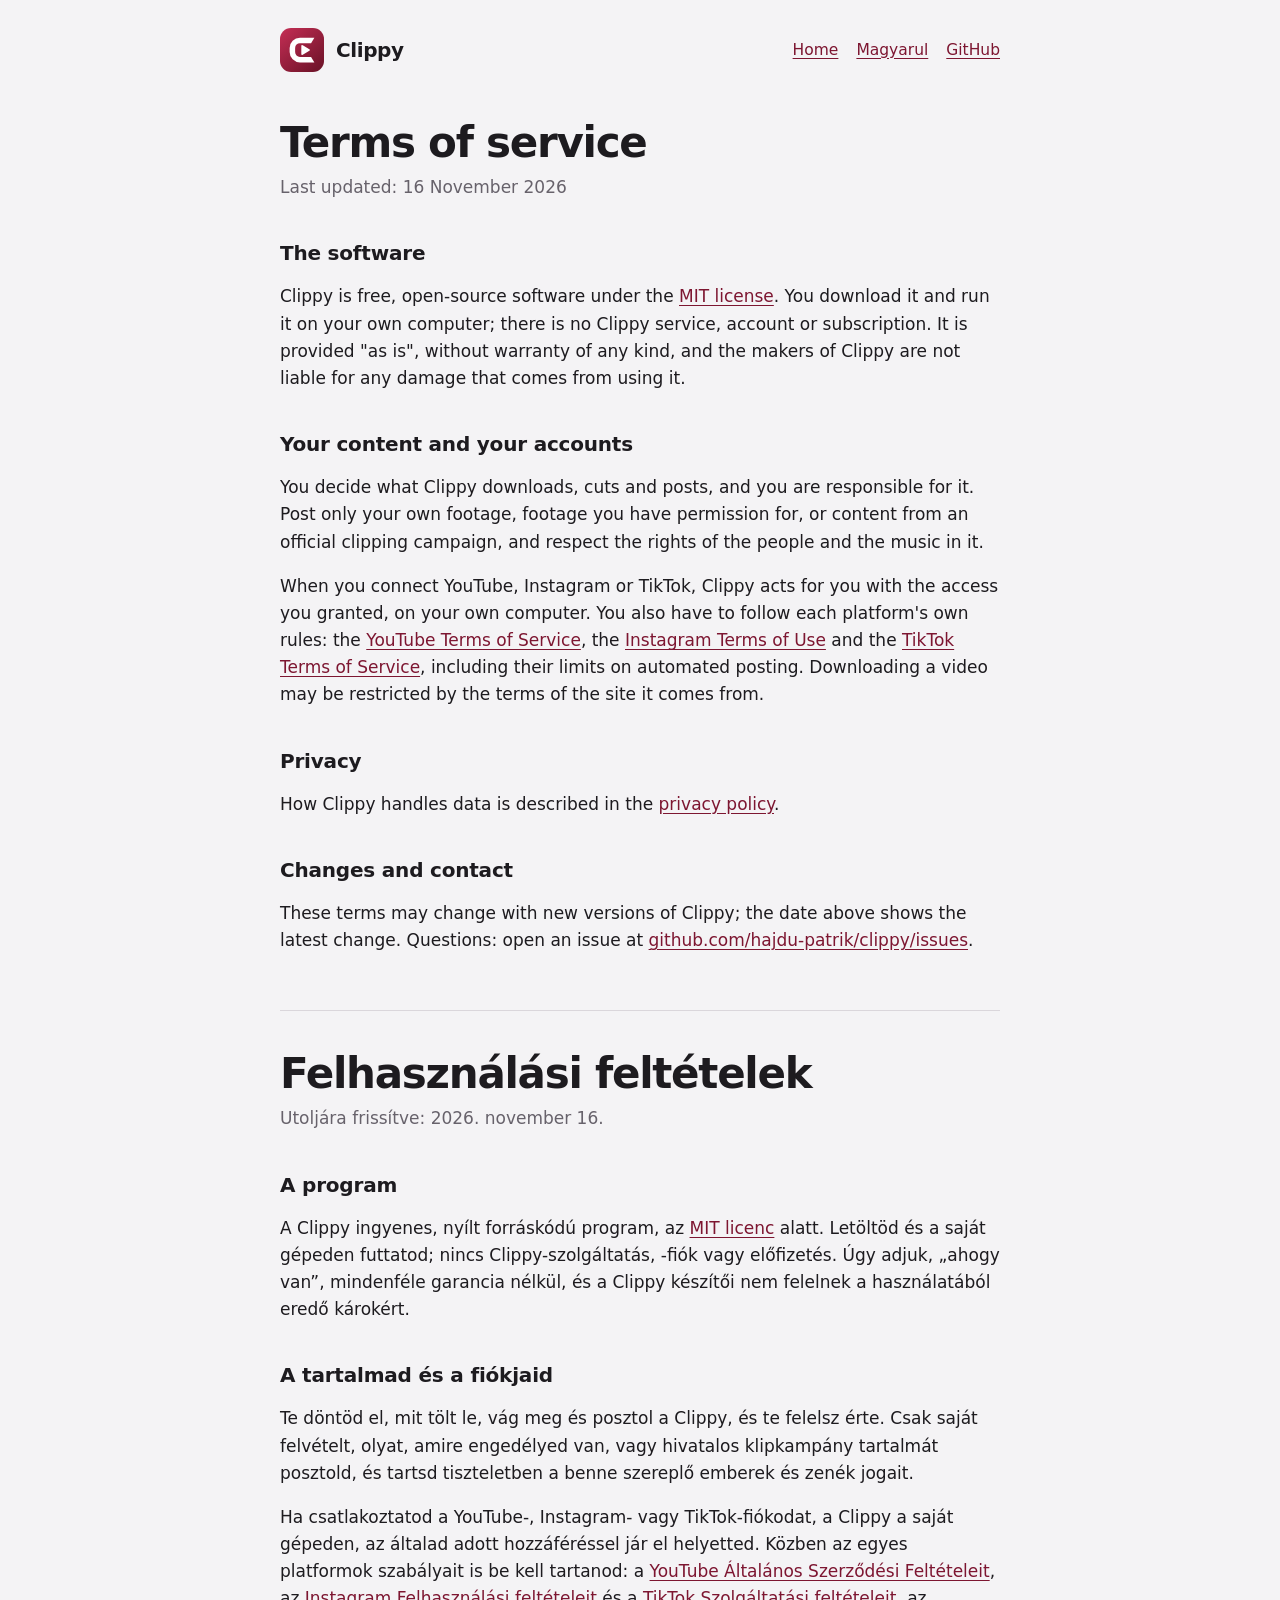
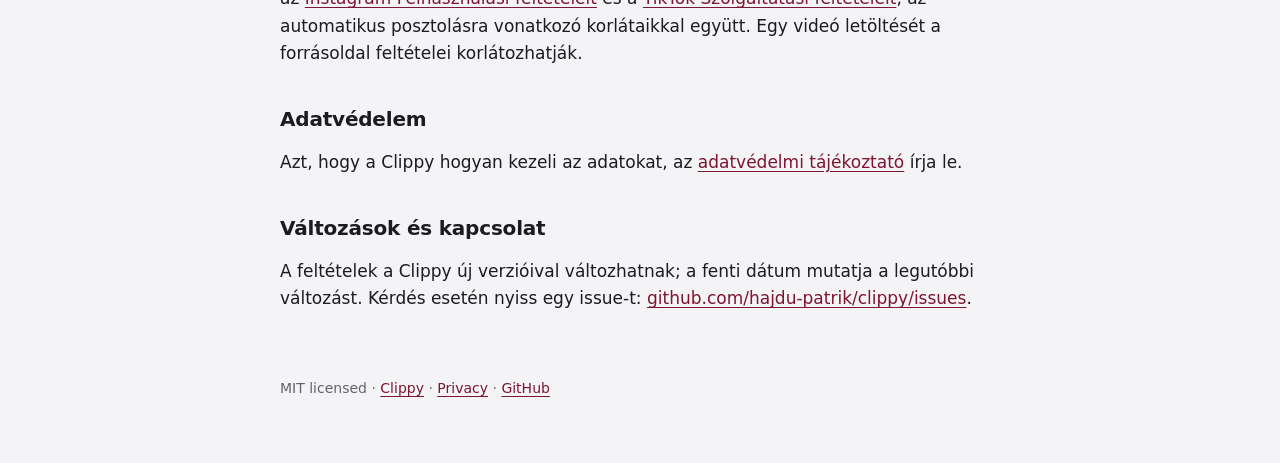
<file: docs/terms.html>
<!doctype html>
<html lang="en">
<head>
  <meta charset="utf-8">
  <meta name="viewport" content="width=device-width, initial-scale=1">
  <title>Clippy terms of service</title>
  <meta name="description" content="The terms for using Clippy, a free, open-source AI clipper that runs on your own computer.">
  <link rel="canonical" href="https://clippyai.vercel.app/terms.html">
  <meta name="theme-color" content="#18171a">
  <link rel="icon" href="assets/favicon.ico" sizes="16x16 32x32 48x48">
  <link rel="icon" type="image/svg+xml" href="assets/mark.svg">
  <link rel="stylesheet" href="assets/site.css?v=230ed9d232">
</head>
<body class="doc">
<main>
  <header>
    <img src="assets/mark.svg" alt="" width="44" height="44">
    <strong>Clippy</strong>
    <nav aria-label="Main"><a href="./">Home</a><a href="#magyarul">Magyarul</a>
      <a href="https://github.com/hajdu-patrik/clippy">GitHub</a></nav>
  </header>

  <section>
    <h1>Terms of service</h1>
    <p class="date">Last updated: 16 November 2026</p>

    <h2>The software</h2>
    <p>Clippy is free, open-source software under the
      <a href="https://github.com/hajdu-patrik/clippy/blob/main/LICENSE.md">MIT license</a>. You download it and run
      it on your own computer; there is no Clippy service, account or subscription. It is provided "as is", without
      warranty of any kind, and the makers of Clippy are not liable for any damage that comes from using it.</p>

    <h2>Your content and your accounts</h2>
    <p>You decide what Clippy downloads, cuts and posts, and you are responsible for it. Post only your own footage,
      footage you have permission for, or content from an official clipping campaign, and respect the rights of the
      people and the music in it.</p>
    <p>When you connect YouTube, Instagram or TikTok, Clippy acts for you with the access you granted, on your own
      computer. You also have to follow each platform's own rules: the
      <a href="https://www.youtube.com/t/terms">YouTube Terms of Service</a>, the
      <a href="https://help.instagram.com/581066165581870">Instagram Terms of Use</a> and the
      <a href="https://www.tiktok.com/legal/page/global/terms-of-service/en">TikTok Terms of Service</a>, including
      their limits on automated posting. Downloading a video may be restricted by the terms of the site it comes
      from.</p>

    <h2>Privacy</h2>
    <p>How Clippy handles data is described in the <a href="privacy.html">privacy policy</a>.</p>

    <h2>Changes and contact</h2>
    <p>These terms may change with new versions of Clippy; the date above shows the latest change. Questions: open an
      issue at <a href="https://github.com/hajdu-patrik/clippy/issues">github.com/hajdu-patrik/clippy/issues</a>.</p>
  </section>

  <section id="magyarul" lang="hu">
    <h1>Felhasználási feltételek</h1>
    <p class="date">Utoljára frissítve: 2026. november 16.</p>

    <h2>A program</h2>
    <p>A Clippy ingyenes, nyílt forráskódú program, az
      <a href="https://github.com/hajdu-patrik/clippy/blob/main/LICENSE.md">MIT licenc</a> alatt. Letöltöd és a saját
      gépeden futtatod; nincs Clippy-szolgáltatás, -fiók vagy előfizetés. Úgy adjuk, „ahogy van”, mindenféle garancia
      nélkül, és a Clippy készítői nem felelnek a használatából eredő károkért.</p>

    <h2>A tartalmad és a fiókjaid</h2>
    <p>Te döntöd el, mit tölt le, vág meg és posztol a Clippy, és te felelsz érte. Csak saját felvételt, olyat,
      amire engedélyed van, vagy hivatalos klipkampány tartalmát posztold, és tartsd tiszteletben a benne szereplő
      emberek és zenék jogait.</p>
    <p>Ha csatlakoztatod a YouTube-, Instagram- vagy TikTok-fiókodat, a Clippy a saját gépeden, az általad adott
      hozzáféréssel jár el helyetted. Közben az egyes platformok szabályait is be kell tartanod: a
      <a href="https://www.youtube.com/t/terms">YouTube Általános Szerződési Feltételeit</a>, az
      <a href="https://help.instagram.com/581066165581870">Instagram Felhasználási feltételeit</a> és a
      <a href="https://www.tiktok.com/legal/page/global/terms-of-service/en">TikTok Szolgáltatási feltételeit</a>,
      az automatikus posztolásra vonatkozó korlátaikkal együtt. Egy videó letöltését a forrásoldal feltételei
      korlátozhatják.</p>

    <h2>Adatvédelem</h2>
    <p>Azt, hogy a Clippy hogyan kezeli az adatokat, az <a href="privacy.html">adatvédelmi tájékoztató</a> írja le.</p>

    <h2>Változások és kapcsolat</h2>
    <p>A feltételek a Clippy új verzióival változhatnak; a fenti dátum mutatja a legutóbbi változást. Kérdés esetén
      nyiss egy issue-t:
      <a href="https://github.com/hajdu-patrik/clippy/issues">github.com/hajdu-patrik/clippy/issues</a>.</p>
  </section>

  <footer>MIT licensed · <a href="./">Clippy</a> · <a href="privacy.html">Privacy</a> ·
    <a href="https://github.com/hajdu-patrik/clippy">GitHub</a></footer>
</main>
</body>
</html>
</file>
<file: docs/assets/site.css>
:root {
  --wine-900: #3d0a17; --wine-700: #7d1631; --wine-600: #9e1d3e; --wine-500: #bf2c52; --wine-300: #eb8da6;
  --bg: #18171a; --bg-elev: #211f23; --side: #121113; --text: #ecebee; --muted: #9d99a2; --border: #322f35;
  --user: #2b282e; --card: #1f1d21; --code: #121113; --ok: #4fc58f;
  --accent: var(--wine-600); --accent-hover: var(--wine-500); --accent-text: var(--wine-300);
  --accent-soft: color-mix(in srgb, var(--wine-500) 16%, transparent);
  --shadow: 0 24px 60px rgba(0, 0, 0, .45); --radius: 16px;
  --ease: cubic-bezier(.2, .8, .2, 1);
  --font: "Segoe UI Variable Text", "Segoe UI", system-ui, -apple-system, Roboto, sans-serif;
  --display: "Segoe UI Variable Display", "Segoe UI", system-ui, -apple-system, Roboto, sans-serif;
  --fs-2xs: 11.5px; --fs-xs: 12.5px; --fs-sm: 14px; --fs-md: 15.5px; --fs-base: 17px; --fs-lg: 18px;
  --fs-xl: 20px; --fs-2xl: 24px; --fs-lead: clamp(17px, 1.9vw, 19.5px);
  --fs-h1: clamp(40px, 6vw, 68px); --fs-h2: clamp(28px, 4vw, 40px); --fs-h1-doc: clamp(30px, 5vw, 42px);
  --mono: "Cascadia Mono", Consolas, ui-monospace, SFMono-Regular, Menlo, monospace;
}
@media (prefers-color-scheme: light) {
  :root {
    --bg: #f4f3f5; --bg-elev: #ffffff; --side: #e9e7ea; --text: #1d1b1f; --muted: #67626b; --border: #dad6db;
    --user: #e7e4e8; --card: #ffffff; --accent: var(--wine-700); --accent-hover: var(--wine-600);
    --accent-text: var(--wine-700); --accent-soft: color-mix(in srgb, var(--wine-600) 10%, transparent);
    --shadow: 0 24px 60px rgba(40, 10, 20, .14);
  }
}
*, *::before, *::after { box-sizing: border-box; }
html { scroll-behavior: smooth; scroll-padding-top: 80px; -webkit-text-size-adjust: 100%; }
body { margin: 0; background: var(--bg); color: var(--text); font: var(--fs-base)/1.6 var(--font); -webkit-font-smoothing: antialiased; }
img, video { display: block; max-width: 100%; height: auto; }
a { color: var(--accent-text); text-underline-offset: 3px; }
:focus-visible { outline: 2px solid var(--accent-text); outline-offset: 3px; border-radius: 6px; }
code { font: .9em var(--mono); background: var(--side); border: 1px solid var(--border); border-radius: 6px; padding: 1px 6px; }
.skip { position: absolute; left: 16px; top: -48px; background: var(--accent); color: #fff; padding: 10px 16px;
  border-radius: 10px; z-index: 20; text-decoration: none; }
.skip:focus { top: 12px; }
.wrap { width: min(1120px, 100%); margin: 0 auto; padding: 0 20px; }

.bar { position: sticky; top: 0; z-index: 10; background: color-mix(in srgb, var(--side) 88%, transparent);
  backdrop-filter: blur(12px); border-bottom: 1px solid var(--border); }
.bar .wrap { display: flex; align-items: center; gap: 16px; min-height: 60px; }
.brand { display: flex; align-items: center; gap: 10px; color: var(--text); text-decoration: none;
  font: 700 var(--fs-xl)/1 var(--display); letter-spacing: -.02em; }
.brand img { width: 30px; height: 30px; }
.bar nav { margin-left: auto; display: flex; align-items: center; gap: 6px; font-size: var(--fs-md); }
.bar nav a { color: var(--muted); text-decoration: none; padding: 8px 10px; border-radius: 10px; }
.bar nav a:hover { color: var(--text); background: var(--bg-elev); }
.bar nav .gh { color: var(--text); border: 1px solid var(--border); }

.btn { display: inline-flex; align-items: center; justify-content: center; min-height: 46px; padding: 0 22px;
  border-radius: 999px; font: 650 var(--fs-md)/1 var(--font); text-decoration: none; border: 1px solid transparent;
  transition: background .2s var(--ease); }
.btn.primary { background: var(--accent); color: #fff; }
.btn.primary:hover { background: var(--accent-hover); }
.btn.ghost { color: var(--text); border-color: var(--border); background: var(--bg-elev); }
.btn.ghost:hover { border-color: var(--accent-text); }
.surface { border: 1px solid var(--border); background: var(--bg-elev); border-radius: 14px; }
.num::before { content: counter(step); display: inline-grid; place-items: center; width: 32px; height: 32px;
  border-radius: 50%; background: var(--accent); color: #fff; font: 700 var(--fs-md)/1 var(--display); }

.hero { display: grid; grid-template-columns: 1.05fr .95fr; gap: 56px; align-items: center; padding: 72px 20px 64px; }
h1 { font: 700 var(--fs-h1)/1.03 var(--display); letter-spacing: -.035em; margin: 0 0 20px; text-wrap: balance; }
.lead { font-size: var(--fs-lead); color: var(--muted); margin: 0 0 28px; max-width: 34em; text-wrap: pretty; }
.ctas { display: flex; flex-wrap: wrap; gap: 12px; }
.fine { color: var(--muted); font-size: var(--fs-sm); margin: 18px 0 0; }

.window { background: var(--bg); border: 1px solid var(--border); border-radius: 22px; box-shadow: var(--shadow);
  overflow: hidden; }
.window-top { display: flex; align-items: center; gap: 10px; padding: 12px 16px; border-bottom: 1px solid var(--border);
  background: var(--side); font: 650 var(--fs-sm)/1.2 var(--display); }
.window-top img { width: 22px; height: 22px; }
.window-top span { color: var(--muted); font: 400 var(--fs-xs)/1.2 var(--font); margin-left: auto; }
.thread { padding: 18px 16px 8px; display: grid; gap: 14px; font-size: var(--fs-sm); }
.bubble { justify-self: end; background: var(--user); border-radius: 18px 18px 6px 18px; padding: 9px 14px;
  max-width: 88%; overflow-wrap: anywhere; }
.said { display: flex; gap: 10px; align-items: flex-start; }
.said > img { width: 26px; height: 26px; flex: 0 0 26px; }
.said > div { min-width: 0; flex: 1; display: grid; gap: 10px; }
.said p { margin: 0; }
.prog { padding: 12px 14px; }
.prog-head { display: flex; align-items: center; gap: 12px; }
.ring { position: relative; width: 40px; height: 40px; flex: 0 0 40px; }
.ring svg { width: 40px; height: 40px; transform: rotate(-90deg); }
.ring circle { fill: none; stroke-width: 4; }
.ring .track { stroke: var(--border); }
.ring .fill { stroke: var(--accent-text); stroke-linecap: round; stroke-dasharray: 113.1; stroke-dashoffset: 0;
  animation: ring 2.6s var(--ease) .3s both; }
.ring .tick { position: absolute; inset: 0; display: grid; place-items: center; color: var(--ok); font-weight: 700;
  animation: show .3s ease 2.9s both; }
.prog-title { min-width: 0; }
.prog-title b { color: var(--accent-text); font-weight: 650; }
.prog-title small { display: block; color: var(--muted); font-size: var(--fs-xs); }
.segs { display: grid; grid-template-columns: repeat(6, 1fr); gap: 5px; margin-top: 12px; }
.segs i { height: 4px; border-radius: 4px; background: var(--border); position: relative; overflow: hidden; }
.segs i::after { content: ""; position: absolute; inset: 0; background: var(--accent-text); transform-origin: left;
  animation: fillx .42s var(--ease) both; }
.segs i:nth-child(1)::after { animation-delay: .3s; } .segs i:nth-child(2)::after { animation-delay: .72s; }
.segs i:nth-child(3)::after { animation-delay: 1.14s; } .segs i:nth-child(4)::after { animation-delay: 1.56s; }
.segs i:nth-child(5)::after { animation-delay: 1.98s; } .segs i:nth-child(6)::after { animation-delay: 2.4s; }
.segnames { display: grid; grid-template-columns: repeat(6, 1fr); gap: 5px; margin-top: 6px; color: var(--muted);
  font-size: var(--fs-2xs); }
.segnames span { overflow: hidden; text-overflow: ellipsis; white-space: nowrap; }
.clip { display: grid; grid-template-columns: 112px 1fr; gap: 12px; padding: 10px; animation: rise .5s var(--ease) 3s both; }
.clip img { width: 112px; aspect-ratio: 9 / 16; object-fit: cover; border-radius: 10px; }
.clip h3 { font: 700 var(--fs-md)/1.25 var(--display); margin: 2px 0 6px; }
.clip p { color: var(--muted); font-size: var(--fs-xs); margin: 0 0 8px; }
.facts { display: flex; flex-wrap: wrap; gap: 5px; }
.facts span { border: 1px solid var(--border); border-radius: 999px; padding: 1px 8px; font-size: var(--fs-2xs); color: var(--muted); }
.facts .hot { color: var(--accent-text); border-color: color-mix(in srgb, var(--accent-text) 40%, var(--border)); }
.composer { margin: 8px 16px 16px; display: flex; align-items: center; gap: 10px; border-radius: 18px;
  padding: 8px 8px 8px 16px; color: var(--muted); font-size: var(--fs-sm); }
.composer span { flex: 1; min-width: 0; overflow: hidden; text-overflow: ellipsis; white-space: nowrap; }
.composer i { width: 32px; height: 32px; border-radius: 50%; background: var(--accent); flex: 0 0 32px; position: relative; }
.composer i::before { content: ""; position: absolute; left: 50%; top: 50%; width: 9px; height: 9px;
  border-left: 2px solid #fff; border-top: 2px solid #fff; transform: translate(-50%, -25%) rotate(45deg); }
@keyframes ring { from { stroke-dashoffset: 113.1; } }
@keyframes fillx { from { transform: scaleX(0); } }
@keyframes show { from { opacity: 0; } }
@keyframes rise { from { opacity: 0; transform: translateY(10px); } }

section { padding: 72px 0 0; }
h2 { font: 700 var(--fs-h2)/1.12 var(--display); letter-spacing: -.03em; margin: 0 0 12px; text-wrap: balance; }
.intro { color: var(--muted); font-size: var(--fs-lg); margin: 0 0 32px; }
.demo video { width: 100%; border-radius: 18px; border: 1px solid var(--border); background: #000; box-shadow: var(--shadow); }
.demo p { color: var(--muted); font-size: var(--fs-sm); margin: 12px 0 0; }

.steps { list-style: none; counter-reset: step; margin: 0; padding: 0; display: grid; gap: 48px; }
.steps li { counter-increment: step; display: grid; grid-template-columns: 1.3fr 1fr; gap: 40px; align-items: center; }
.steps li:nth-child(even) img { order: 2; }
.steps img { width: 100%; border-radius: 14px; border: 1px solid var(--border); }
.steps h3 { font: 700 var(--fs-2xl)/1.2 var(--display); letter-spacing: -.02em; margin: 0 0 10px; }
.steps h3::before { margin-right: 12px; vertical-align: 3px; }
.steps p { color: var(--muted); margin: 0 0 10px; }
.ask { color: var(--text); background: var(--user); border-radius: 12px 12px 4px 12px; padding: 1px 8px; white-space: nowrap; }

.rows { --cols: 2; display: grid; grid-template-columns: repeat(var(--cols), minmax(0, 1fr)); gap: 0 40px; margin: 0; }
.rows-3 { --cols: 3; margin-top: 36px; }
.rows div { padding: 18px 0; border-top: 1px solid var(--border); }
.rows dt { font: 650 var(--fs-base)/1.3 var(--display); margin: 0 0 4px; }
.rows dd { margin: 0; color: var(--muted); font-size: var(--fs-md); }

.needs { display: grid; grid-template-columns: repeat(4, 1fr); gap: 12px; margin: 0 0 32px; }
.needs div { padding: 14px 16px; }
.needs dt { color: var(--accent-text); font-size: var(--fs-sm); font-weight: 650; margin-bottom: 2px; }
.needs dd { margin: 0; font-size: var(--fs-md); }
.tabs { display: inline-flex; gap: 4px; padding: 4px; border-radius: 12px; margin: 0 0 22px; }
.tabs button { border: 0; background: transparent; color: var(--muted); font: 650 var(--fs-sm)/1 var(--font);
  min-height: 38px; padding: 0 16px; border-radius: 9px; cursor: pointer; }
.tabs button[aria-selected="true"] { background: var(--accent); color: #fff; }
.os ol { list-style: none; counter-reset: step; margin: 0; padding: 0; display: grid; gap: 22px; }
.os li { counter-increment: step; display: grid; grid-template-columns: 32px minmax(0, 1fr); gap: 14px; }
.os li > div { min-width: 0; }
.os p { margin: 4px 0 8px; }
.os small { color: var(--muted); font-size: var(--fs-sm); }
.cmd { position: relative; margin: 0 0 6px; }
.cmd pre { margin: 0; background: var(--code); color: #ecebee; border: 1px solid #2c2930; border-radius: 12px;
  padding: 14px 84px 14px 16px; overflow-x: auto; font: var(--fs-sm)/1.65 var(--mono); }
.cmd pre code { background: none; border: 0; padding: 0; font: inherit; color: inherit; }
.cmd button { position: absolute; top: 8px; right: 8px; min-height: 30px; border: 1px solid #3a363d; background: #232025;
  color: #ecebee; border-radius: 8px; padding: 0 12px; font: 600 var(--fs-xs)/1 var(--font); cursor: pointer; }
.cmd button.done { background: var(--wine-600); border-color: var(--wine-600); }

details { border-top: 1px solid var(--border); padding: 16px 0; }
details:last-of-type { border-bottom: 1px solid var(--border); }
summary { cursor: pointer; font: 650 var(--fs-lg)/1.35 var(--display); list-style: none; display: flex; gap: 12px; }
summary::-webkit-details-marker { display: none; }
summary::before { content: "+"; color: var(--accent-text); font-weight: 700; width: 14px; flex: 0 0 14px; }
details[open] summary::before { content: "\2212"; }
details p { color: var(--muted); margin: 10px 0 0 26px; }

.end { text-align: center; padding: 96px 20px 24px; }
.end p { color: var(--muted); margin: 0 0 24px; }
.end .ctas { justify-content: center; }
footer { border-top: 1px solid var(--border); margin-top: 72px; padding: 24px 0 40px; color: var(--muted); font-size: var(--fs-sm); }
footer .wrap { display: flex; flex-wrap: wrap; gap: 10px 22px; align-items: center; }
footer span { margin-right: auto; }

@media (max-width: 960px) {
  .hero { grid-template-columns: 1fr; gap: 40px; padding-top: 48px; }
  .steps li { grid-template-columns: 1fr; gap: 18px; }
  .steps li:nth-child(even) img { order: 0; }
  .needs { grid-template-columns: 1fr 1fr; }
  .rows-3 { --cols: 1; }
}
@media (max-width: 640px) {
  .bar nav .wide { display: none; }
  .rows { --cols: 1; }
  .needs { grid-template-columns: 1fr; }
  section { padding-top: 56px; }
  .ctas .btn { flex: 1 1 auto; }
  .cmd pre { padding: 46px 14px 14px; }
}
@media (max-width: 380px) {
  :root { --fs-base: 16px; }
  .wrap, .hero { padding-left: 14px; padding-right: 14px; }
  .clip { grid-template-columns: 84px 1fr; }
  .clip img { width: 84px; }
  .segnames { display: none; }
  .os li { grid-template-columns: minmax(0, 1fr); gap: 8px; }
}
@media (prefers-reduced-motion: reduce) {
  html { scroll-behavior: auto; }
  *, *::before, *::after { animation: none !important; transition: none !important; }
}
body.doc main { max-width: 760px; margin: 0 auto; padding: 0 20px 64px; }
body.doc header { display: flex; align-items: center; gap: 12px; padding: 28px 0 8px; }
body.doc header strong { font: 700 var(--fs-xl)/1 var(--display); letter-spacing: -.02em; }
body.doc header nav { margin-left: auto; display: flex; gap: 18px; font-size: var(--fs-md); }
body.doc a { color: var(--accent-text); overflow-wrap: anywhere; }
body.doc h1 { font: 700 var(--fs-h1-doc)/1.1 var(--display); letter-spacing: -.03em; margin: 40px 0 8px; }
body.doc h2 { font: 700 var(--fs-xl)/1.25 var(--display); letter-spacing: -.01em; margin: 40px 0 8px; }
body.doc .date { color: var(--muted); margin: 0 0 24px; }
body.doc section { padding: 0; }
body.doc section + section { border-top: 1px solid var(--border); margin-top: 56px; }
body.doc footer { color: var(--muted); font-size: var(--fs-sm); margin-top: 64px; border: 0; padding: 0; }
.js .reveal { opacity: 0; transform: translateY(16px); transition: opacity .7s var(--ease), transform .7s var(--ease); }
.js .reveal.seen { opacity: 1; transform: none; }
.steps img, .demo video { transition: transform .45s var(--ease), box-shadow .45s var(--ease); }
.steps li:hover img, .demo video:hover { transform: translateY(-4px); box-shadow: var(--shadow); }
.demo .hq { font-weight: 650; }
@media (prefers-reduced-motion: reduce) {
  html { scroll-behavior: auto; }
  .js .reveal { opacity: 1; transform: none; transition: none; }
  .steps img, .demo video { transition: none; }
  .steps li:hover img, .demo video:hover { transform: none; }
}
</file>
